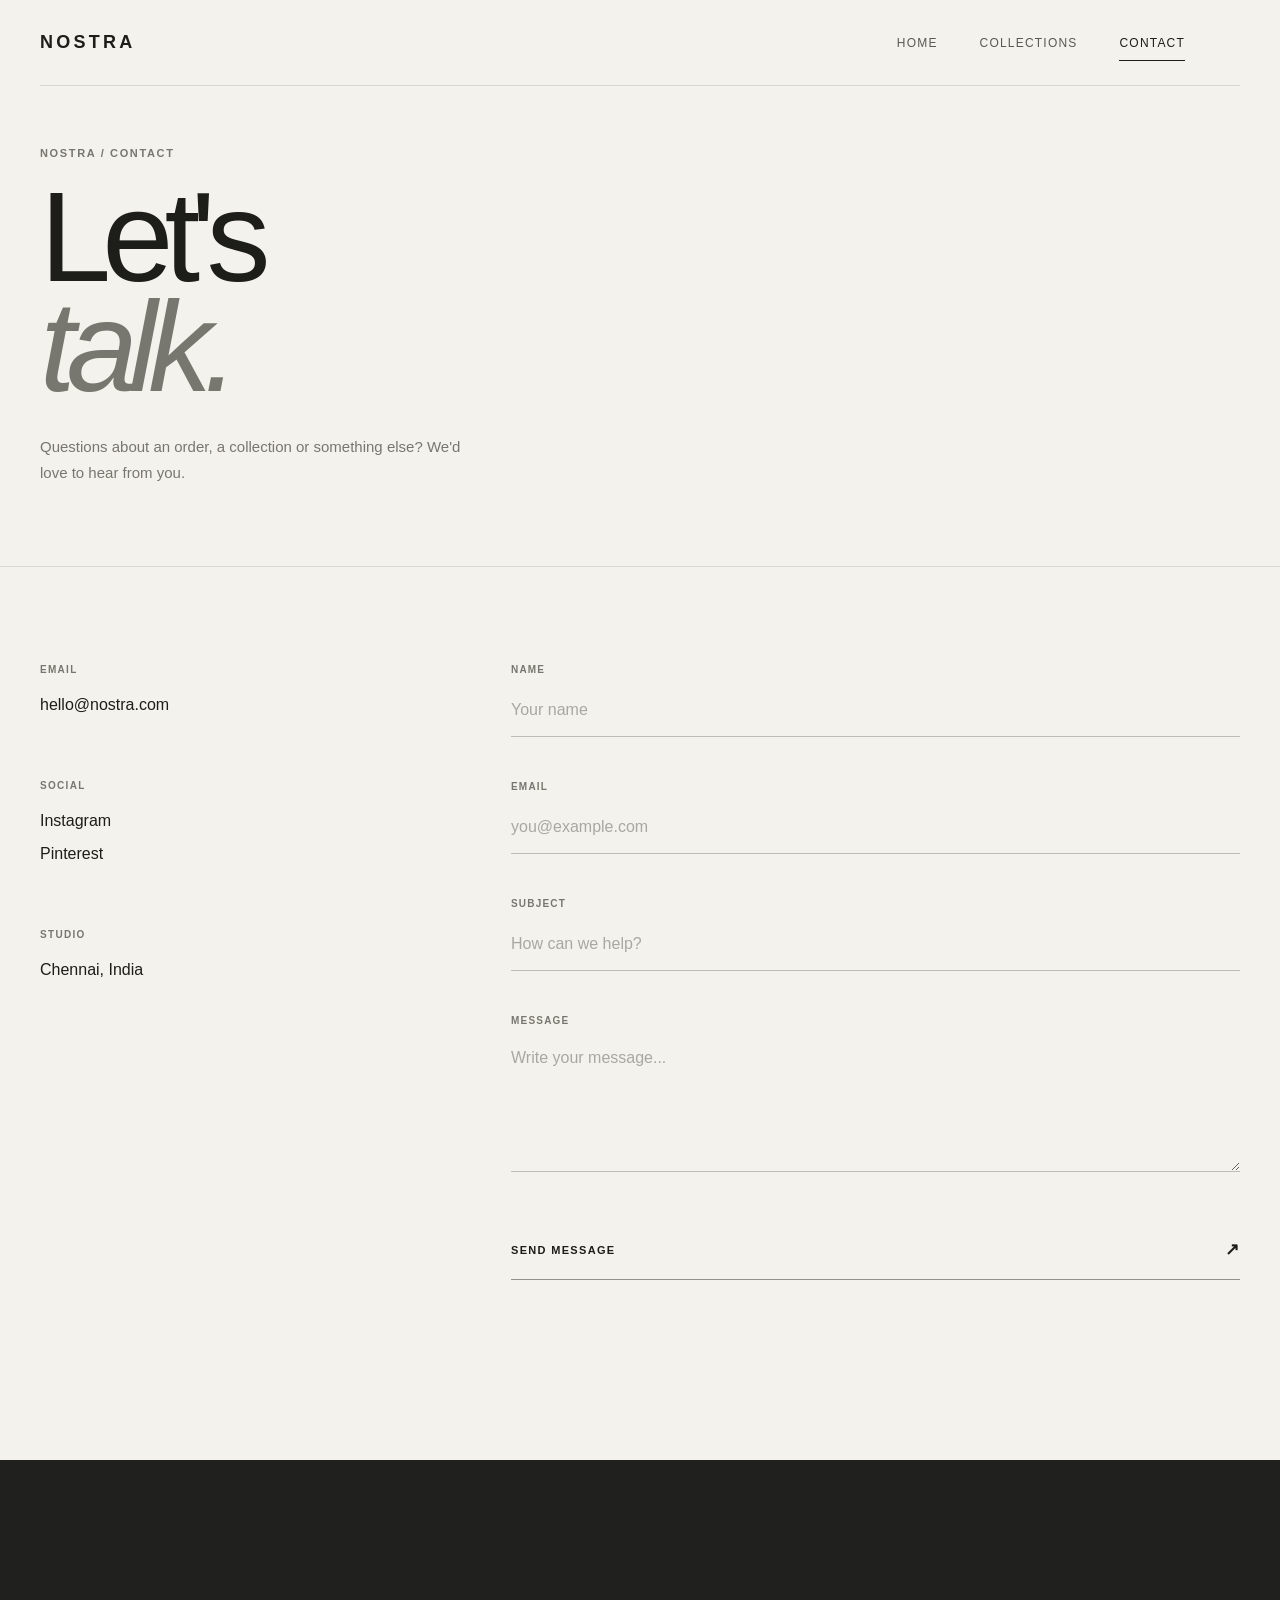
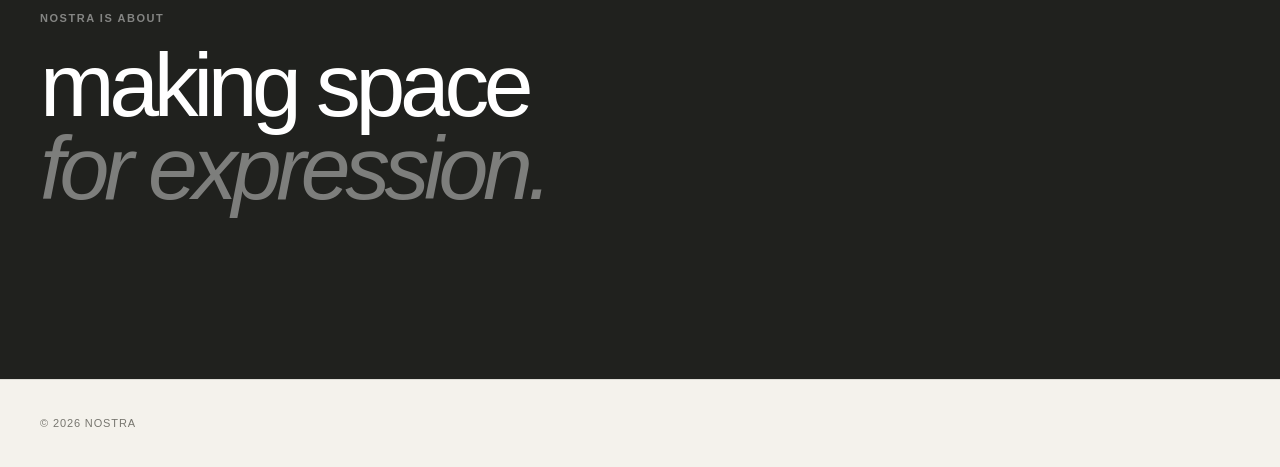
<file: contact.html>
<!DOCTYPE html>
<html lang="en">
<head>
    <meta charset="UTF-8">
    <meta
        name="viewport"
        content="width=device-width, initial-scale=1.0"
    >
    <meta
        name="description"
        content="Contact Nostra — We'd love to hear from you."
    >
    <title>Nostra — Contact</title>
    <link rel="stylesheet" href="style.css">
</head>

<body>
    <header class="navbar">
        <div class="nav-container">
            <a href="index.html" class="logo">
                NOSTRA
            </a>

            <nav
                class="nav-links"
                aria-label="Main navigation"
            >

                <a href="index.html">
                    Home
                </a>

                <a href="collections.html">
                    Collections
                </a>

                <a
                    href="contact.html"
                    class="active"
                >
                    Contact
                </a>
            </nav>
        </div>
    </header>

    <main>
        <section class="contact-hero">
            <div class="contact-hero-inner">
                <p class="contact-label">
                    Nostra / Contact
                </p>

                <h1>
                    Let's
                    <span>
                        talk.
                    </span>
                </h1>

                <p class="contact-intro">
                    Questions about an order,
                    a collection or something else?
                    We'd love to hear from you.
                </p>
            </div>
        </section>
        <section class="contact-area">
            <div class="contact-grid">
                <div class="contact-details">
                    <div class="contact-block">
                        <p class="contact-block-label">
                            Email
                        </p>

                        <a
                            href="mailto:hello@nostra.com"
                            class="contact-link"
                        >
                            hello@nostra.com
                        </a>
                    </div>

                    <div class="contact-block">
                        <p class="contact-block-label">
                            Social
                        </p>

                        <a
                            href="#"
                            class="contact-link"
                        >
                            Instagram
                        </a>

                        <a
                            href="#"
                            class="contact-link"
                        >
                            Pinterest
                        </a>
                    </div>

                    <div class="contact-block">
                        <p class="contact-block-label">
                            Studio
                        </p>
                        <p class="contact-location">
                            Chennai,
                            India
                        </p>
                    </div>
                </div>

                <div class="contact-form-wrapper">
                    <form
                        class="contact-form"
                        id="contact-form"
                    >
                        <div class="form-field">
                            <label for="contact-name">
                                Name
                            </label>
                            <input
                                type="text"
                                id="contact-name"
                                name="name"
                                placeholder="Your name"
                                autocomplete="name"
                                required
                            >
                        </div>

                        <div class="form-field">
                            <label for="contact-email">
                                Email
                            </label>

                            <input
                                type="email"
                                id="contact-email"
                                name="email"
                                placeholder="you@example.com"
                                autocomplete="email"
                                required
                            >

                        </div>

                        <div class="form-field">
                            <label for="contact-subject">
                                Subject
                            </label>

                            <input
                                type="text"
                                id="contact-subject"
                                name="subject"
                                placeholder="How can we help?"
                                required
                            >
                        </div>

                        <div class="form-field">
                            <label for="contact-message">
                                Message
                            </label>
                            <textarea
                                id="contact-message"
                                name="message"
                                rows="6"
                                placeholder="Write your message..."
                                required
                            ></textarea>
                        </div>

                        <button
                            type="submit"
                            class="contact-submit"
                        >

                            <span>
                                Send Message
                            </span>
                            <span>
                                ↗
                            </span>
                        </button>

                        <p
                            class="form-message"
                            id="form-message"
                        ></p>
                    </form>
                </div>
            </div>
        </section>

        <section class="contact-statement">
            <div class="contact-statement-inner">
                <p>
                    Nostra is about
                </p>

                <h2>
                    making space
                    <span>
                        for expression.
                    </span>
                </h2>
            </div>
        </section>
    </main>

    <footer class="footer">
        <p>
            © 2026 Nostra
        </p>
    </footer>

    <script src="script.js"></script>

</body>

</html>
</file>
<file: style.css>
:root {
    --bg: #f4f2ec;
    --surface: #e9e7df;

    --text: #1d1d1a;
    --muted: #77766f;

    --dark: #20211e;

    --white: #ffffff;

    --border: rgba(29, 29, 26, 0.12);
    --border-strong: rgba(29, 29, 26, 0.24);

    --container: 1400px;

    --ease: cubic-bezier(0.22, 1, 0.36, 1);
}

* {
    margin: 0;
    padding: 0;
    box-sizing: border-box;
}


html {
    scroll-behavior: smooth;
}


body {
    margin: 0;

    background: var(--bg);
    color: var(--text);

    font-family:
        Arial,
        Helvetica,
        sans-serif;

    line-height: 1.5;

    overflow-x: hidden;
}


img {
    display: block;
    width: 100%;
}


a {
    color: inherit;
    text-decoration: none;
}


button,
input {
    font: inherit;
}


button {
    cursor: pointer;
}


::selection {
    background: var(--dark);
    color: var(--white);
}


.navbar {
    position: fixed;

    top: 0;
    left: 0;

    z-index: 1000;

    width: 100%;

    color: var(--white);

    transition:
        background 0.45s ease,
        color 0.45s ease,
        backdrop-filter 0.45s ease;
}


.nav-container {
    width:
        min(
            calc(100% - 80px),
            var(--container)
        );

    height: 86px;

    margin: 0 auto;

    display: flex;
    align-items: center;

    border-bottom:
        1px solid
        rgba(255, 255, 255, 0.22);

    transition:
        height 0.45s var(--ease),
        border-color 0.45s ease;
}

.menu-toggle {
    display: none;
    width: 42px;
    height: 42px;
    padding: 0;
    border: 0;
    background: transparent;
    cursor: pointer;

    flex-direction: column;
    justify-content: center;
    align-items: center;
    gap: 6px;
}

.menu-toggle span {
    display: block;
    width: 22px;
    height: 1.5px;
    background: currentColor;

    transition:
        transform 0.35s var(--ease),
        width 0.35s var(--ease);
}

@media (max-width: 768px) {

    .menu-toggle {
        display: flex;
    }

    .nav-links {
        position: absolute;
        top: 100%;
        left: 0;
        width: 100%;

        display: flex;
        flex-direction: column;

        padding: 0 24px;

        background: rgba(244, 242, 236, 0.97);
        backdrop-filter: blur(18px);

        border-top: 1px solid var(--border);

        max-height: 0;
        overflow: hidden;
        opacity: 0;

        transition:
            max-height 0.5s var(--ease),
            opacity 0.35s ease,
            padding 0.5s var(--ease);
    }

    .nav-links a {
        padding: 18px 0;
        border-bottom: 1px solid var(--border);

        transform: translateY(-10px);
        opacity: 0;

        transition:
            transform 0.4s var(--ease),
            opacity 0.3s ease;
    }

    .navbar.menu-open .nav-links {
        max-height: 300px;
        padding-top: 12px;
        padding-bottom: 12px;
        opacity: 1;
    }

    .navbar.menu-open .nav-links a {
        transform: translateY(0);
        opacity: 1;
    }

    .navbar.menu-open .menu-toggle span:first-child {
        transform: translateY(4px) rotate(45deg);
    }

    .navbar.menu-open .menu-toggle span:last-child {
        transform: translateY(-4px) rotate(-45deg);
    }

}

@media (max-width: 768px) {

    .navbar {
        position: fixed;
        z-index: 9999;
    }

    .nav-container {
        position: relative;
    }

    .menu-toggle {
        display: flex;
        position: relative;
        z-index: 10001;
    }

    .nav-links {
        position: absolute !important;
        top: 100% !important;
        left: 0 !important;
        right: 0 !important;

        width: 100% !important;
        box-sizing: border-box;

        display: flex !important;
        flex-direction: column !important;

        background: rgba(244, 242, 236, 0.98);
        backdrop-filter: blur(20px);

        padding: 0 28px !important;

        max-height: 0;
        overflow: hidden;
        opacity: 0;

        z-index: 10000;

        transition:
            max-height 0.5s var(--ease),
            opacity 0.35s ease,
            padding 0.5s var(--ease);
    }

    .navbar.menu-open .nav-links {
        max-height: 300px !important;
        padding-top: 12px !important;
        padding-bottom: 12px !important;
        opacity: 1;
    }

    .nav-links a {
        display: block !important;
        width: 100%;

        padding: 18px 0 !important;

        color: var(--text) !important;
        text-decoration: none;

        border-bottom: 1px solid var(--border);

        opacity: 0;
        transform: translateY(-10px);

        transition:
            opacity 0.3s ease,
            transform 0.4s var(--ease);
    }

    .navbar.menu-open .nav-links a {
        opacity: 1;
        transform: translateY(0);
    }

    .navbar.menu-open .nav-links a:nth-child(1) {
        transition-delay: 0.05s;
    }

    .navbar.menu-open .nav-links a:nth-child(2) {
        transition-delay: 0.1s;
    }

    .navbar.menu-open .nav-links a:nth-child(3) {
        transition-delay: 0.15s;
    }

}

.logo {
    flex-shrink: 0;

    font-size: 18px;

    font-weight: 700;

    letter-spacing: 0.18em;

    transition:
        opacity 0.3s ease,
        transform 0.3s var(--ease);
}


.logo:hover {
    opacity: 0.7;

    transform:
        translateY(-1px);
}


.nav-links {
    display: flex;

    align-items: center;

    gap: 42px;

    margin-left: auto;

    margin-right: 55px;
}


.nav-links > a {
    position: relative;

    display: inline-flex;

    align-items: center;

    font-size: 12px;

    font-weight: 500;

    letter-spacing: 0.1em;

    text-transform: uppercase;

    opacity: 0.72;

    transition:
        opacity 0.3s ease;
}


.nav-links > a:hover,
.nav-links > a.active {
    opacity: 1;
}


.nav-links > a::after {
    content: "";

    position: absolute;

    left: 0;
    bottom: -9px;

    width: 100%;
    height: 1px;

    background: currentColor;

    transform:
        scaleX(0);

    transform-origin: right;

    transition:
        transform 0.4s var(--ease);
}


.nav-links > a:hover::after,
.nav-links > a.active::after {
    transform:
        scaleX(1);

    transform-origin: left;
}


.nav-actions {
    display: flex;

    align-items: center;

    gap: 34px;
}


.nav-action-link {
    position: relative;

    display: inline-flex;

    align-items: center;

    font-size: 12px;

    font-weight: 500;

    letter-spacing: 0.1em;

    text-transform: uppercase;

    color: inherit;

    opacity: 0.72;

    transition:
        opacity 0.3s ease,
        transform 0.3s var(--ease);
}


.nav-action-link::after {
    content: "";

    position: absolute;

    left: 0;
    bottom: -8px;

    width: 100%;
    height: 1px;

    background: currentColor;

    transform:
        scaleX(0);

    transform-origin: right;

    transition:
        transform 0.4s var(--ease);
}


.nav-action-link:hover {
    opacity: 1;

    transform:
        translateY(-1px);
}


.nav-action-link:hover::after {
    transform:
        scaleX(1);

    transform-origin: left;
}


.navbar.scrolled {
    color: var(--text);

    background:
        rgba(244, 242, 236, 0.92);

    backdrop-filter:
        blur(18px);

    -webkit-backdrop-filter:
        blur(18px);
}


.navbar.scrolled .nav-container {
    height: 72px;

    border-color:
        var(--border);
}


.hero {
    position: relative;

    min-height: 100svh;

    overflow: hidden;

    color: var(--white);

    isolation: isolate;
}


.hero-image {
    position: absolute;

    inset: 0;

    z-index: -2;

    overflow: hidden;
}


.hero-image img {
    width: 100%;
    height: 100%;

    object-fit: cover;

    object-position:
        center 38%;

    transform:
        scale(1.06);

    animation:
        heroImageIn 1.5s
        var(--ease)
        forwards;
}


@keyframes heroImageIn {

    from {
        opacity: 0;

        transform:
            scale(1.1);
    }

    to {
        opacity: 1;

        transform:
            scale(1);
    }
}


.hero-overlay {
    position: absolute;

    inset: 0;

    z-index: -1;

    background:
        linear-gradient(
            90deg,
            rgba(15, 15, 13, 0.66) 0%,
            rgba(15, 15, 13, 0.36) 44%,
            rgba(15, 15, 13, 0.08) 78%
        );
}


.hero-content {
    position: absolute;

    left: 50%;
    bottom: 115px;

    width:
        min(
            calc(100% - 80px),
            var(--container)
        );

    transform:
        translateX(-50%);
}


.hero-label {
    margin-bottom: 20px;

    font-size: 11px;

    font-weight: 500;

    letter-spacing: 0.16em;

    text-transform: uppercase;

    opacity: 0;

    animation:
        heroTextIn 0.9s
        0.25s
        var(--ease)
        forwards;
}


.hero-title {
    max-width: 900px;

    font-size:
        clamp(
            64px,
            9vw,
            140px
        );

    font-weight: 400;

    line-height: 0.9;

    letter-spacing: -0.06em;

    opacity: 0;

    animation:
        heroTextIn 1s
        0.4s
        var(--ease)
        forwards;
}


.hero-title span {
    display: block;

    font-style: italic;

    font-weight: 300;
}


.hero-description {
    max-width: 370px;

    margin-top: 28px;

    font-size: 15px;

    line-height: 1.7;

    color:
        rgba(255, 255, 255, 0.82);

    opacity: 0;

    animation:
        heroTextIn 0.9s
        0.55s
        var(--ease)
        forwards;
}


.hero-button {
    display: inline-flex;

    align-items: center;

    gap: 40px;

    margin-top: 35px;

    padding-bottom: 14px;

    border-bottom:
        1px solid
        rgba(255, 255, 255, 0.65);

    font-size: 12px;

    font-weight: 500;

    letter-spacing: 0.12em;

    text-transform: uppercase;

    opacity: 0;

    animation:
        heroTextIn 0.9s
        0.7s
        var(--ease)
        forwards;

    transition:
        gap 0.5s var(--ease),
        border-color 0.3s ease;
}


.hero-button:hover {
    gap: 58px;

    border-color:
        var(--white);
}


@keyframes heroTextIn {

    from {
        opacity: 0;

        transform:
            translateY(35px);
    }

    to {
        opacity: 1;

        transform:
            translateY(0);
    }
}


.hero-scroll {
    position: absolute;

    right: 40px;
    bottom: 38px;

    display: flex;

    align-items: center;

    gap: 12px;

    color:
        rgba(255, 255, 255, 0.65);

    font-size: 10px;

    letter-spacing: 0.12em;

    text-transform: uppercase;

    writing-mode:
        vertical-rl;

    transform:
        rotate(180deg);
}


.new-arrivals {
    padding:
        145px 0
        160px;

    background:
        var(--bg);
}


.section-header {
    width:
        min(
            calc(100% - 80px),
            var(--container)
        );

    margin: 0 auto 65px;

    display: flex;

    align-items: flex-end;

    justify-content: space-between;
}


.section-label {
    margin-bottom: 15px;

    font-size: 11px;

    font-weight: 600;

    letter-spacing: 0.13em;

    text-transform: uppercase;

    color:
        var(--muted);
}


.section-header h2 {
    font-size:
        clamp(
            45px,
            6vw,
            82px
        );

    font-weight: 400;

    line-height: 0.95;

    letter-spacing: -0.055em;
}


.section-header h2 span {
    display: block;

    color:
        var(--muted);

    font-style: italic;

    font-weight: 300;
}


.product-grid {
    width:
        min(
            calc(100% - 80px),
            var(--container)
        );

    margin: 0 auto;

    display: grid;

    grid-template-columns:
        repeat(3, 1fr);

    gap: 24px;
}


.product-card {
    opacity: 0;

    transform:
        translateY(45px);

    transition:
        opacity 0.8s var(--ease),
        transform 0.8s var(--ease);
}


.product-card.visible {
    opacity: 1;

    transform:
        translateY(0);
}


.product-card:nth-child(2) {
    transition-delay: 0.08s;
}


.product-card:nth-child(3) {
    transition-delay: 0.16s;
}


.product-image {
    position: relative;

    height: 580px;

    overflow: hidden;

    background:
        #dedcd5;

    border-radius:
        28px 28px 6px 28px;

    box-shadow:
        0 10px 30px
        rgba(29, 29, 26, 0.04);

    transition:
        transform 0.6s var(--ease),
        box-shadow 0.6s var(--ease);
}


.product-card:hover .product-image {
    transform:
        translateY(-5px);

    box-shadow:
        0 22px 45px
        rgba(29, 29, 26, 0.11);
}


.product-image img {
    width: 100%;
    height: 100%;

    object-fit: cover;

    transform:
        scale(1);

    transition:
        transform 1.1s var(--ease);
}


.product-card:hover .product-image img {
    transform:
        scale(1.06);
}


.product-info {
    display: flex;

    align-items: flex-start;

    justify-content: space-between;

    gap: 20px;

    padding-top: 17px;
}


.product-info h3 {
    font-size: 14px;

    font-weight: 500;

    letter-spacing: -0.01em;
}


.product-info p {
    margin-top: 5px;

    font-size: 11px;

    letter-spacing: 0.08em;

    text-transform: uppercase;

    color:
        var(--muted);
}


.product-info > span {
    flex-shrink: 0;

    font-size: 13px;

    color:
        var(--muted);
}


.limited-edition {
    position: relative;

    min-height: 680px;

    display: grid;

    grid-template-columns:
        1.35fr
        0.65fr;

    overflow: hidden;

    background:
        var(--dark);

    color:
        var(--white);
}


.limited-image {
    position: relative;

    height: 680px;

    overflow: hidden;
}


.limited-image::after {
    content: "";

    position: absolute;

    inset: 0;

    background:
        linear-gradient(
            90deg,
            rgba(0, 0, 0, 0.02),
            rgba(0, 0, 0, 0.18)
        );

    pointer-events: none;
}


.limited-image img {
    width: 100%;
    height: 100%;

    object-fit: cover;

    transform:
        scale(1.05);

    transition:
        transform 1.2s var(--ease);
}


.limited-edition:hover .limited-image img {
    transform:
        scale(1);
}


.limited-content {
    height: 680px;

    display: flex;

    flex-direction: column;

    justify-content: space-between;

    padding:
        60px 50px 55px;
}


.limited-label {
    font-size: 10px;

    font-weight: 500;

    letter-spacing: 0.14em;

    text-transform: uppercase;

    color:
        rgba(255, 255, 255, 0.55);
}


.limited-middle {
    max-width: 390px;
}


.limited-edition-number {
    margin-bottom: 18px;

    font-size: 11px;

    letter-spacing: 0.14em;

    text-transform: uppercase;

    color:
        rgba(255, 255, 255, 0.45);
}


.limited-middle h2 {
    font-size:
        clamp(
            50px,
            5.5vw,
            82px
        );

    font-weight: 400;

    line-height: 0.9;

    letter-spacing: -0.055em;
}


.limited-middle h2 span {
    display: block;

    color:
        rgba(255, 255, 255, 0.45);

    font-style: italic;

    font-weight: 300;
}


.limited-description {
    max-width: 300px;

    margin-top: 30px;

    font-size: 14px;

    line-height: 1.75;

    color:
        rgba(255, 255, 255, 0.58);
}


.limited-button {
    display: flex;

    align-items: center;

    justify-content: space-between;

    width: 100%;

    padding:
        15px 0;

    border-bottom:
        1px solid
        rgba(255, 255, 255, 0.3);

    font-size: 11px;

    font-weight: 500;

    letter-spacing: 0.11em;

    text-transform: uppercase;

    transition:
        border-color 0.3s ease,
        gap 0.45s var(--ease);
}


.limited-button:hover {
    border-color:
        rgba(255, 255, 255, 0.8);
}


body:has(.collections-header) {
    background:
        var(--bg);
}


.collections-header {
    position: relative;

    min-height: 58vh;

    display: flex;

    align-items: flex-end;

    padding:
        145px 0
        75px;

    background:
        var(--bg);

    color:
        var(--text);

    overflow: hidden;
}


.collections-header::after {
    content: "COLLECTION";

    position: absolute;

    right: -30px;
    bottom: -60px;

    font-size:
        clamp(
            140px,
            20vw,
            300px
        );

    font-weight: 700;

    line-height: 1;

    letter-spacing: -0.08em;

    color:
        rgba(29, 29, 26, 0.025);

    pointer-events: none;
}


.collections-header-inner {
    position: relative;

    z-index: 2;

    width:
        min(
            calc(100% - 80px),
            var(--container)
        );

    margin: 0 auto;
}


.collections-label {
    margin-bottom: 20px;

    font-size: 11px;

    font-weight: 600;

    letter-spacing: 0.15em;

    text-transform: uppercase;

    color:
        var(--muted);
}


.collections-header h1 {
    max-width: 920px;

    font-size:
        clamp(
            55px,
            8vw,
            120px
        );

    font-weight: 400;

    line-height: 0.88;

    letter-spacing: -0.065em;
}


.collections-header h1 span {
    display: block;

    color:
        var(--muted);

    font-style: italic;

    font-weight: 300;
}


.collections-description {
    max-width: 430px;

    margin-top: 30px;

    font-size: 14px;

    line-height: 1.75;

    color:
        var(--muted);
}


/* COLLECTION NAVBAR */

body:has(.collections-header) .navbar {
    color:
        var(--text);
}


body:has(.collections-header) .nav-container {
    border-color:
        var(--border);
}


body:has(.collections-header) .navbar.scrolled {
    color:
        var(--text);

    background:
        rgba(244, 242, 236, 0.92);
}


.collection-shop {
    width:
        min(
            calc(100% - 80px),
            var(--container)
        );

    margin: 0 auto;

    padding:
        80px 0
        140px;

    display: grid;

    grid-template-columns:
        240px 1fr;

    gap: 55px;
}


.filters-sidebar {
    position: sticky;

    top: 105px;

    align-self: start;
}


.filters-heading {
    display: flex;

    align-items: center;

    justify-content: space-between;

    padding-bottom: 20px;

    border-bottom:
        1px solid
        var(--border);
}


.filters-heading > span {
    font-size: 12px;

    font-weight: 600;

    letter-spacing: 0.13em;

    text-transform: uppercase;
}


.clear-filters {
    border: 0;

    padding: 0;

    background:
        transparent;

    color:
        var(--muted);

    font-size: 10px;

    letter-spacing: 0.08em;

    text-transform: uppercase;

    transition:
        color 0.25s ease;
}


.clear-filters:hover {
    color:
        var(--text);
}


.filter-search {
    padding:
        24px 0;

    border-bottom:
        1px solid
        var(--border);
}


.filter-search label {
    display: block;

    margin-bottom: 10px;

    font-size: 10px;

    font-weight: 600;

    letter-spacing: 0.1em;

    text-transform: uppercase;

    color:
        var(--muted);
}


.filter-search-box {
    display: flex;

    align-items: center;

    border-bottom:
        1px solid
        rgba(29, 29, 26, 0.3);
}


.filter-search-box input {
    width: 100%;

    padding:
        9px 0;

    border: 0;

    outline: 0;

    background:
        transparent;

    color:
        var(--text);

    font-size: 13px;
}


.filter-search-box input::placeholder {
    color:
        rgba(29, 29, 26, 0.4);
}


.filter-search-box span {
    color:
        var(--muted);

    font-size: 15px;
}


.filter-group {
    padding:
        25px 0;

    border-bottom:
        1px solid
        var(--border);
}


.filter-group-header {
    margin-bottom: 18px;
}


.filter-group-header h3 {
    font-size: 11px;

    font-weight: 600;

    letter-spacing: 0.12em;

    text-transform: uppercase;
}


.filter-option {
    display: flex;

    align-items: center;

    gap: 11px;

    margin-bottom: 13px;

    cursor: pointer;
}


.filter-option:last-child {
    margin-bottom: 0;
}


.filter-option input {
    appearance: none;

    width: 15px;
    height: 15px;

    flex-shrink: 0;

    margin: 0;

    border:
        1px solid
        rgba(29, 29, 26, 0.3);

    background:
        transparent;

    position: relative;

    transition:
        background 0.25s ease,
        border-color 0.25s ease;
}


.filter-option input::after {
    content: "";

    position: absolute;

    left: 4px;
    top: 1px;

    width: 4px;
    height: 8px;

    border:
        solid
        var(--white);

    border-width:
        0 1.5px 1.5px 0;

    transform:
        rotate(45deg)
        scale(0);

    transition:
        transform 0.2s var(--ease);
}


.filter-option input:checked {
    background:
        var(--dark);

    border-color:
        var(--dark);
}


.filter-option input:checked::after {
    transform:
        rotate(45deg)
        scale(1);
}


.filter-option span {
    font-size: 13px;

    color:
        var(--text);

    transition:
        transform 0.25s var(--ease),
        color 0.25s ease;
}


.filter-option:hover span {
    color:
        var(--dark);

    transform:
        translateX(3px);
}


.price-filter-group input[type="range"] {
    width: 100%;

    height: 2px;

    appearance: none;

    outline: none;

    background:
        rgba(29, 29, 26, 0.22);
}


.price-filter-group input[type="range"]::-webkit-slider-thumb {
    appearance: none;

    width: 16px;
    height: 16px;

    border: 0;

    border-radius: 50%;

    background:
        var(--dark);

    cursor: pointer;
}


.price-filter-group input[type="range"]::-moz-range-thumb {
    width: 16px;
    height: 16px;

    border: 0;

    border-radius: 50%;

    background:
        var(--dark);

    cursor: pointer;
}


.price-values {
    display: flex;

    align-items: center;

    justify-content: space-between;

    margin-top: 14px;

    font-size: 11px;

    color:
        var(--muted);
}


.collection-results {
    min-width: 0;
}


.collection-products-header {
    width: 100%;

    margin-bottom: 35px;

    display: flex;

    align-items: center;

    justify-content: space-between;
}


.collection-products-header p {
    font-size: 11px;

    font-weight: 500;

    letter-spacing: 0.1em;

    text-transform: uppercase;

    color:
        var(--muted);
}


.collection-grid {
    width: 100%;

    margin: 0;

    display: grid;

    grid-template-columns:
        repeat(3, 1fr);

    gap:
        60px 24px;
}


.collection-card {
    opacity: 1;

    transform:
        translateY(0);

    transition:
        opacity 0.45s var(--ease),
        transform 0.45s var(--ease);
}


.collection-card.hidden {
    display: none;
}


.collection-card a {
    display: block;
}


.collection-image {
    position: relative;

    height: 500px;

    overflow: hidden;

    background:
        #e2e0d9;

    border-radius:
        28px 28px 6px 28px;

    box-shadow:
        0 10px 30px
        rgba(29, 29, 26, 0.04);

    transition:
        transform 0.6s var(--ease),
        box-shadow 0.6s var(--ease);
}


.collection-card:hover .collection-image {
    transform:
        translateY(-5px);

    box-shadow:
        0 22px 45px
        rgba(29, 29, 26, 0.11);
}


.collection-image img {
    width: 100%;
    height: 100%;

    object-fit: cover;

    transform:
        scale(1);

    transition:
        transform 1.1s var(--ease);
}


.collection-card:hover .collection-image img {
    transform:
        scale(1.06);
}


.collection-card-info {
    display: flex;

    align-items: flex-start;

    justify-content: space-between;

    gap: 20px;

    padding-top: 17px;
}


.collection-card-info h2 {
    font-size: 14px;

    font-weight: 500;

    letter-spacing: -0.01em;
}


.collection-card-info p {
    margin-top: 5px;

    font-size: 10px;

    letter-spacing: 0.08em;

    text-transform: uppercase;

    color:
        var(--muted);
}


.collection-card-info > span {
    flex-shrink: 0;

    font-size: 13px;

    color:
        var(--muted);
}


.no-results {
    display: none;

    width: 100%;

    margin-top: 80px;

    padding:
        100px 20px;

    text-align: center;

    border-top:
        1px solid
        var(--border);
}


.no-results.visible {
    display: block;
}


.no-results h2 {
    font-size:
        clamp(
            35px,
            5vw,
            65px
        );

    font-weight: 400;

    line-height: 0.95;

    letter-spacing: -0.05em;
}


.no-results p {
    margin-top: 15px;

    font-size: 14px;

    color:
        var(--muted);
}


.footer {
    padding:
        35px 40px;

    border-top:
        1px solid
        rgba(29, 29, 26, 0.1);

    background:
        var(--bg);

    color:
        var(--muted);

    font-size: 11px;

    letter-spacing: 0.08em;

    text-transform: uppercase;
}


.footer p {
    margin: 0;
}


@media (max-width: 1000px) {

    .nav-container {
        width:
            calc(100% - 40px);
    }


    .nav-links {
        gap: 24px;

        margin-right: 30px;
    }


    .nav-actions {
        gap: 24px;
    }


    .hero-content {
        width:
            calc(100% - 40px);
    }


    .hero-title {
        font-size:
            clamp(
                58px,
                11vw,
                95px
            );
    }


    .section-header {
        width:
            calc(100% - 40px);
    }


    .product-grid {
        width:
            calc(100% - 40px);

        grid-template-columns:
            repeat(2, 1fr);
    }


    .product-image {
        height: 540px;
    }


    .limited-edition {
        grid-template-columns:
            1fr;
    }


    .limited-image {
        height: 520px;
    }


    .limited-content {
        height: 440px;

        padding:
            45px 40px 50px;
    }


    /* COLLECTIONS */

    .collections-header-inner {
        width:
            calc(100% - 40px);
    }


    .collection-shop {
        width:
            calc(100% - 40px);

        grid-template-columns:
            200px 1fr;

        gap: 35px;
    }


    .collection-grid {
        grid-template-columns:
            repeat(2, 1fr);

        gap:
            45px 18px;
    }


    .collection-image {
        height: 500px;
    }

}


@media (max-width: 700px) {

    /* NAV */

    .nav-container {
        width:
            calc(100% - 30px);

        height: 70px;
    }


    .logo {
        font-size: 16px;
    }


    .nav-links {
        display: none;
    }


    .nav-actions {
        gap: 18px;
    }


    .nav-action-link {
        font-size: 10px;
    }


    /* HERO */

    .hero {
        min-height:
            90svh;
    }


    .hero-image img {
        object-position:
            58% center;
    }


    .hero-content {
        width:
            calc(100% - 30px);

        bottom: 75px;
    }


    .hero-title {
        font-size:
            clamp(
                52px,
                15vw,
                78px
            );
    }


    .hero-description {
        max-width: 280px;

        font-size: 13px;
    }


    .hero-button {
        gap: 25px;

        font-size: 10px;
    }


    .hero-button:hover {
        gap: 35px;
    }


    .hero-scroll {
        right: 18px;

        bottom: 25px;

        font-size: 8px;
    }


    /* NEW ARRIVALS */

    .new-arrivals {
        padding:
            95px 0
            110px;
    }


    .section-header {
        width:
            calc(100% - 30px);

        margin-bottom: 45px;

        align-items: flex-start;

        flex-direction: column;

        gap: 30px;
    }


    .section-header h2 {
        font-size:
            clamp(
                42px,
                12vw,
                65px
            );
    }


    .product-grid {
        width:
            calc(100% - 30px);

        grid-template-columns:
            1fr;

        gap: 45px;
    }


    .product-image {
        height: 500px;

        border-radius:
            24px 24px 5px 24px;
    }


    /* LIMITED EDITION */

    .limited-image {
        height: 470px;
    }


    .limited-content {
        height: 420px;

        padding:
            40px 25px 45px;
    }


    .limited-middle h2 {
        font-size:
            clamp(
                46px,
                14vw,
                68px
            );
    }


    .limited-description {
        margin-top: 24px;

        font-size: 13px;
    }


    /* COLLECTION HEADER */

    .collections-header {
        min-height: 58vh;

        padding:
            120px 0
            60px;
    }


    .collections-header-inner {
        width:
            calc(100% - 30px);
    }


    .collections-header h1 {
        font-size:
            clamp(
                48px,
                14vw,
                75px
            );
    }


    .collections-description {
        margin-top: 25px;

        font-size: 13px;
    }


    /* COLLECTION SHOP */

    .collection-shop {
        width:
            calc(100% - 30px);

        padding:
            55px 0
            90px;

        grid-template-columns:
            1fr;

        gap: 45px;
    }


    .filters-sidebar {
        position: static;
    }


    .collection-products-header {
        margin-bottom: 30px;
    }


    .collection-grid {
        grid-template-columns:
            1fr;

        gap: 42px;
    }


    .collection-image {
        height: 500px;

        border-radius:
            24px 24px 5px 24px;
    }


    /* FILTERS */

    .filter-group {
        padding:
            22px 0;
    }


    /* FOOTER */

    .footer {
        padding:
            30px 15px;
    }

}


@media (max-width: 430px) {

    .hero-title {
        font-size:
            50px;
    }


    .product-image,
    .collection-image {
        height: 450px;
    }


    .limited-image {
        height: 420px;
    }


    .limited-content {
        height: 400px;
    }


    .filter-option span {
        font-size: 12px;
    }

}


@media (prefers-reduced-motion: reduce) {

    html {
        scroll-behavior: auto;
    }


    *,
    *::before,
    *::after {
        animation-duration:
            0.01ms !important;

        animation-iteration-count:
            1 !important;

        transition-duration:
            0.01ms !important;

        scroll-behavior:
            auto !important;
    }


    .hero-image img,
    .hero-label,
    .hero-title,
    .hero-description,
    .hero-button {
        opacity: 1;

        transform: none;

        animation: none;
    }


    .product-card {
        opacity: 1;

        transform: none;
    }

}


body:has(.contact-hero) {
    background: var(--bg);
    color: var(--text);
}


.contact-hero {
    min-height: 58vh;

    display: flex;

    align-items: flex-end;

    padding:
        145px 0
        80px;

    background:
        var(--bg);

    overflow: hidden;
}


.contact-hero-inner {
    width:
        min(
            calc(100% - 80px),
            var(--container)
        );

    margin: 0 auto;
}


.contact-label {
    margin-bottom: 20px;

    font-size: 11px;

    font-weight: 600;

    letter-spacing: 0.15em;

    text-transform: uppercase;

    color: var(--muted);
}


.contact-hero h1 {
    max-width: 800px;

    font-size:
        clamp(
            65px,
            10vw,
            135px
        );

    font-weight: 400;

    line-height: 0.86;

    letter-spacing: -0.07em;
}


.contact-hero h1 span {
    display: block;

    color: var(--muted);

    font-style: italic;

    font-weight: 300;
}


.contact-intro {
    max-width: 450px;

    margin-top: 32px;

    font-size: 15px;

    line-height: 1.75;

    color: var(--muted);
}


.contact-area {
    padding:
        95px 0
        140px;

    border-top:
        1px solid
        var(--border);
}


.contact-grid {
    width:
        min(
            calc(100% - 80px),
            var(--container)
        );

    margin: 0 auto;

    display: grid;

    grid-template-columns:
        0.65fr
        1.35fr;

    gap: 120px;
}


.contact-details {
    display: flex;

    flex-direction: column;

    gap: 55px;
}


.contact-block {
    display: flex;

    flex-direction: column;

    align-items: flex-start;
}


.contact-block-label {
    margin-bottom: 14px;

    font-size: 10px;

    font-weight: 600;

    letter-spacing: 0.13em;

    text-transform: uppercase;

    color: var(--muted);
}


.contact-link,
.contact-location {
    font-size: 16px;

    line-height: 1.7;
}


.contact-link {
    position: relative;

    margin-bottom: 5px;

    transition:
        color 0.3s ease;
}


.contact-link::after {
    content: "";

    position: absolute;

    left: 0;
    bottom: -3px;

    width: 100%;
    height: 1px;

    background: currentColor;

    transform:
        scaleX(0);

    transform-origin: right;

    transition:
        transform 0.45s var(--ease);
}


.contact-link:hover {
    color: var(--muted);
}


.contact-link:hover::after {
    transform:
        scaleX(1);

    transform-origin: left;
}


.contact-form-wrapper {
    width: 100%;
}


.contact-form {
    width: 100%;
}


.form-field {
    position: relative;

    margin-bottom: 42px;
}


.form-field label {
    display: block;

    margin-bottom: 11px;

    font-size: 10px;

    font-weight: 600;

    letter-spacing: 0.12em;

    text-transform: uppercase;

    color: var(--muted);
}


.form-field input,
.form-field textarea {
    width: 100%;

    padding:
        10px 0
        14px;

    border: 0;

    border-bottom:
        1px solid
        rgba(29, 29, 26, 0.25);

    outline: none;

    background: transparent;

    color: var(--text);

    font-size: 16px;

    font-family: inherit;

    resize: vertical;

    transition:
        border-color 0.3s ease;
}


.form-field input:focus,
.form-field textarea:focus {
    border-color:
        var(--text);
}


.form-field input::placeholder,
.form-field textarea::placeholder {
    color:
        rgba(29, 29, 26, 0.35);
}


.contact-submit {
    width: 100%;

    display: flex;

    align-items: center;

    justify-content: space-between;

    padding:
        16px 0;

    border: 0;

    border-bottom:
        1px solid
        rgba(29, 29, 26, 0.45);

    background: transparent;

    color: var(--text);

    font-size: 11px;

    font-weight: 600;

    letter-spacing: 0.12em;

    text-transform: uppercase;

    transition:
        gap 0.45s var(--ease),
        border-color 0.3s ease;
}


.contact-submit:hover {
    border-color:
        var(--text);
}


.contact-submit span:last-child {
    font-size: 17px;

    transition:
        transform 0.45s var(--ease);
}


.contact-submit:hover span:last-child {
    transform:
        translate(7px, -7px);
}


.form-message {
    min-height: 22px;

    margin-top: 18px;

    font-size: 12px;

    color: var(--muted);
}


.contact-statement {
    padding:
        150px 0
        170px;

    background:
        var(--dark);

    color:
        var(--white);
}


.contact-statement-inner {
    width:
        min(
            calc(100% - 80px),
            var(--container)
        );

    margin: 0 auto;
}


.contact-statement-inner p {
    margin-bottom: 18px;

    font-size: 11px;

    font-weight: 600;

    letter-spacing: 0.14em;

    text-transform: uppercase;

    color:
        rgba(255, 255, 255, 0.45);
}


.contact-statement-inner h2 {
    max-width: 950px;

    font-size:
        clamp(
            50px,
            7vw,
            100px
        );

    font-weight: 400;

    line-height: 0.92;

    letter-spacing: -0.06em;
}


.contact-statement-inner h2 span {
    display: block;

    color:
        rgba(255, 255, 255, 0.42);

    font-style: italic;

    font-weight: 300;
}


body:has(.contact-hero) .navbar {
    color: var(--text);
}


body:has(.contact-hero) .nav-container {
    border-color:
        var(--border);
}


body:has(.contact-hero) .navbar.scrolled {
    background:
        rgba(244, 242, 236, 0.92);
}


@media (max-width: 900px) {

    .contact-hero {
        min-height: 55vh;

        padding:
            135px 0
            70px;
    }


    .contact-hero-inner {
        width:
            calc(100% - 40px);
    }


    .contact-grid {
        width:
            calc(100% - 40px);

        grid-template-columns:
            1fr;

        gap: 80px;
    }


    .contact-details {
        display: grid;

        grid-template-columns:
            repeat(3, 1fr);

        gap: 30px;
    }


    .contact-statement-inner {
        width:
            calc(100% - 40px);
    }

}


@media (max-width: 650px) {

    .contact-hero {
        min-height: 58vh;

        padding:
            120px 0
            60px;
    }


    .contact-hero-inner {
        width:
            calc(100% - 30px);
    }


    .contact-hero h1 {
        font-size:
            clamp(
                55px,
                15vw,
                82px
            );
    }


    .contact-intro {
        max-width: 320px;

        margin-top: 24px;

        font-size: 13px;
    }


    .contact-area {
        padding:
            70px 0
            90px;
    }


    .contact-grid {
        width:
            calc(100% - 30px);

        gap: 65px;
    }


    .contact-details {
        grid-template-columns:
            1fr;

        gap: 35px;
    }


    .form-field {
        margin-bottom: 35px;
    }


    .form-field input,
    .form-field textarea {
        font-size: 14px;
    }


    .contact-statement {
        padding:
            100px 0
            110px;
    }


    .contact-statement-inner {
        width:
            calc(100% - 30px);
    }


    .contact-statement-inner h2 {
        font-size:
            clamp(
                42px,
                13vw,
                65px
            );
    }

}
</file>
